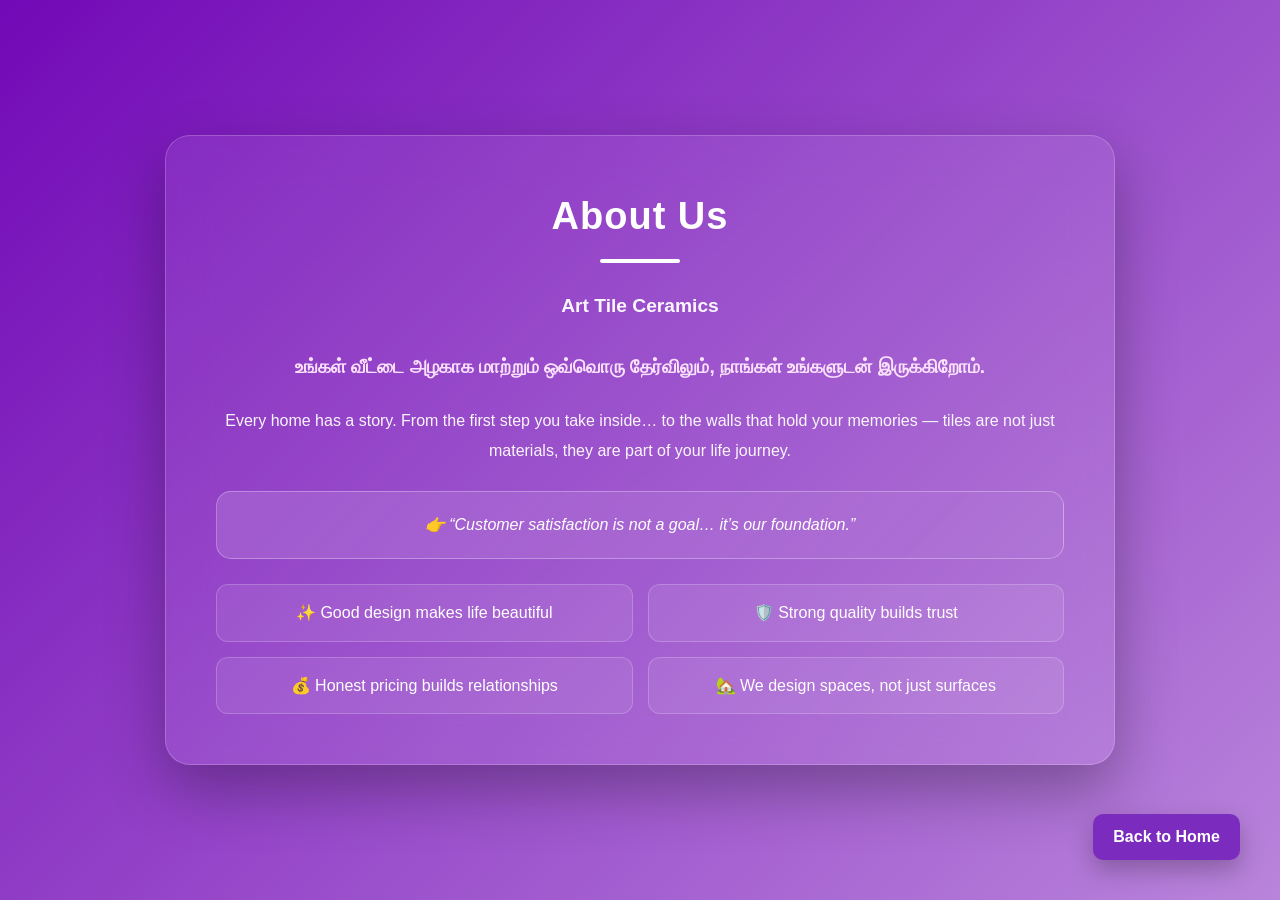
<file: aboutUs.html>
<!doctype html>
<html lang="en">
  <head>
    <meta charset="UTF-8" />
    <meta name="viewport" content="width=device-width, initial-scale=1.0" />
    <title>Terms & Conditions - Art Tile Ceramics</title>
      <link rel="stylesheet" href="style.css" />
      <style>
          .back-btn {
        text-decoration: none;
        position: fixed;
        bottom: 40px;
        background-color: #7b2cbf;
        right: 40px;
        color: white;
        font-weight: 700;
        border-radius: 10px;
        display: flex;
        align-items: center;
        justify-content: center;
        box-shadow: 0 10px 25px rgba(0, 0, 0, 0.25);
        cursor: pointer;
        padding: 10px 20px;
        transition: all 0.4s ease;
      }

      .back-btn:hover {
        background: white;
        color: #7b2cbf;
        outline: 1px solid #7b2cbf;
      }
      </style>
  </head>

  <body>
    
   <!-- ================= About Us SECTION ================= -->
<section class="about-section" id="about">
    <div class="about-container">

        <h2 style="color: white;">About Us</h2>

        <p><span class="highlight"> Art Tile Ceramics</span><p class="tamil" style="margin-top:25px; font-weight: bolder;font-size: larger;">
            உங்கள் வீட்டை அழகாக மாற்றும் ஒவ்வொரு தேர்விலும், நாங்கள் உங்களுடன் இருக்கிறோம்.
        </p>
        </p>

        <p>
            Every home has a story. From the first step you take inside… 
            to the walls that hold your memories — tiles are not just materials, 
            they are part of your life journey.
        </p>

        <div class="quote">
            👉 “Customer satisfaction is not a goal… it’s our foundation.”
        </div>

        <div class="beliefs">
            <div class="belief-item">✨ Good design makes life beautiful</div>
            <div class="belief-item">🛡️ Strong quality builds trust</div>
            <div class="belief-item">💰 Honest pricing builds relationships</div>
            <div class="belief-item">🏡 We design spaces, not just surfaces</div>
        </div>
    </div>
</section>
<a href="index.html" class="back-btn">
      <i class="fa-solid fa-arrow-left"></i> Back to Home
    </a>
  </body>
</html>
</file>
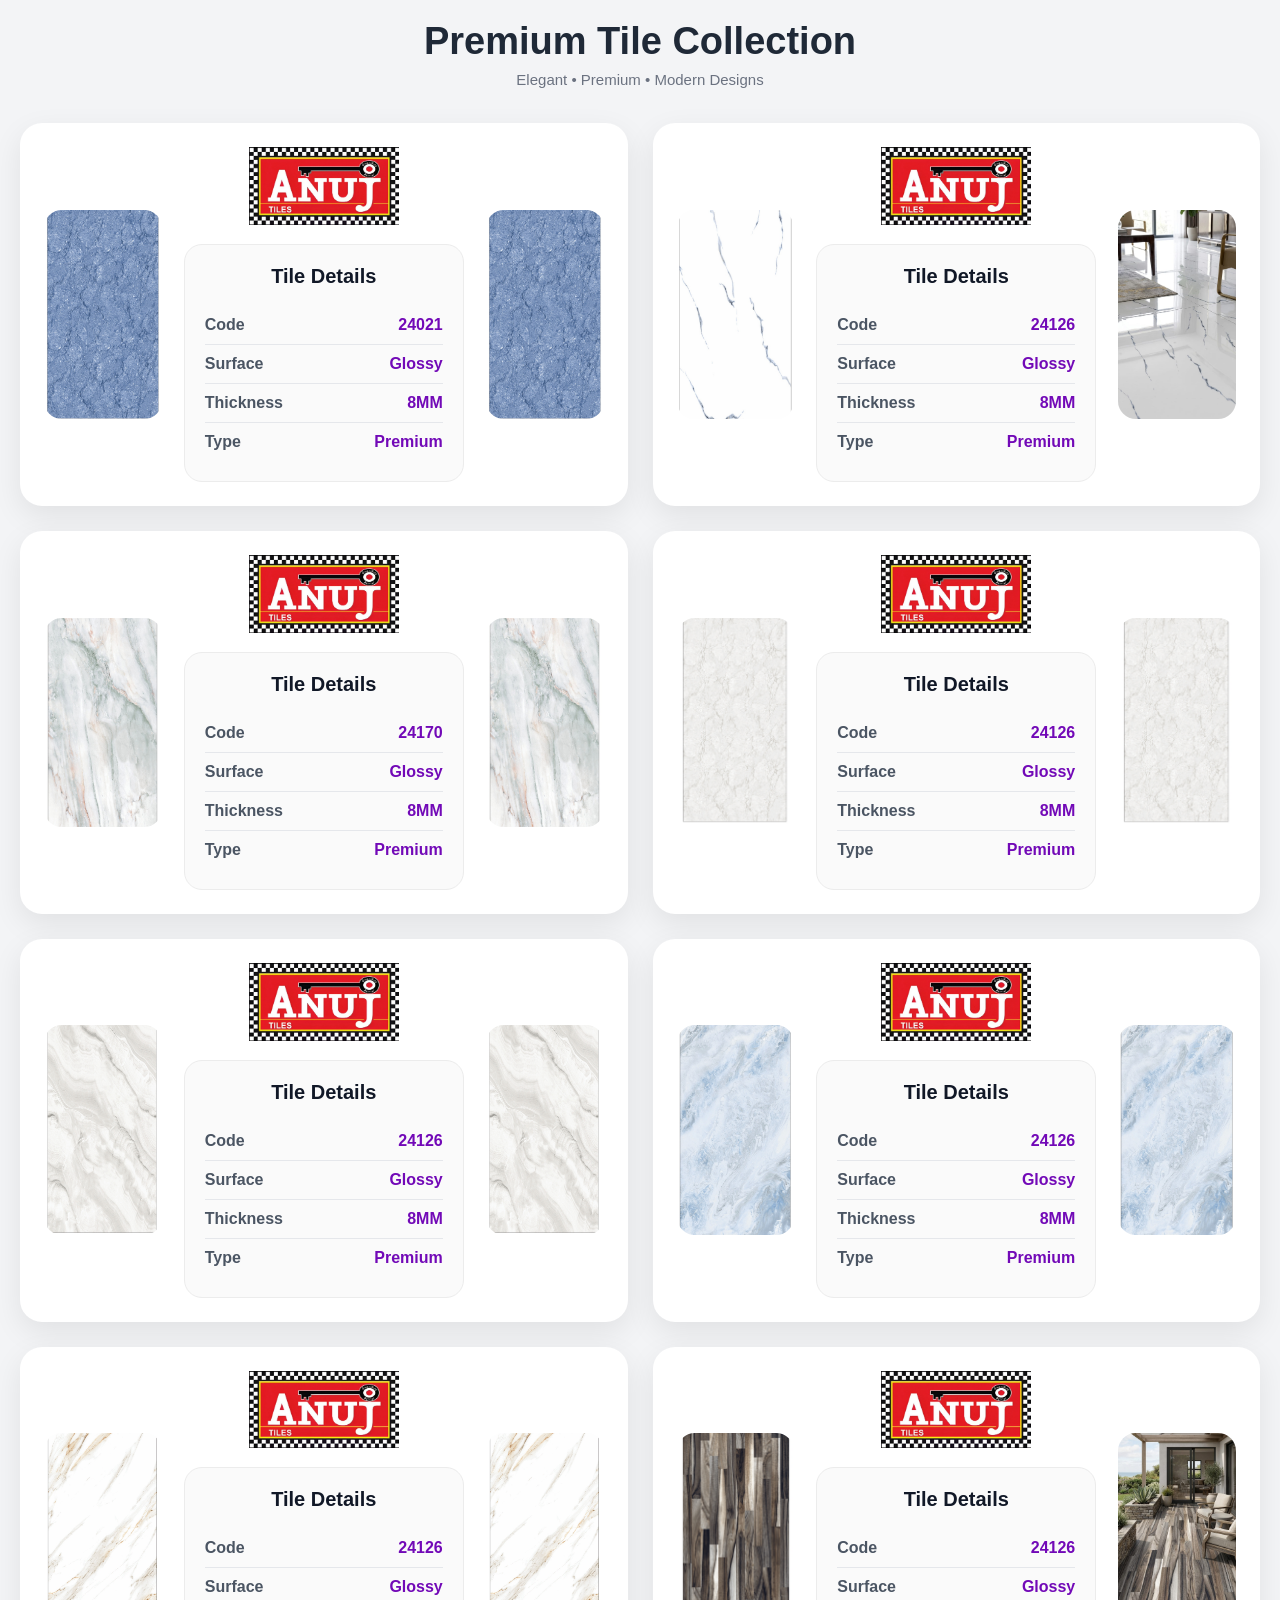
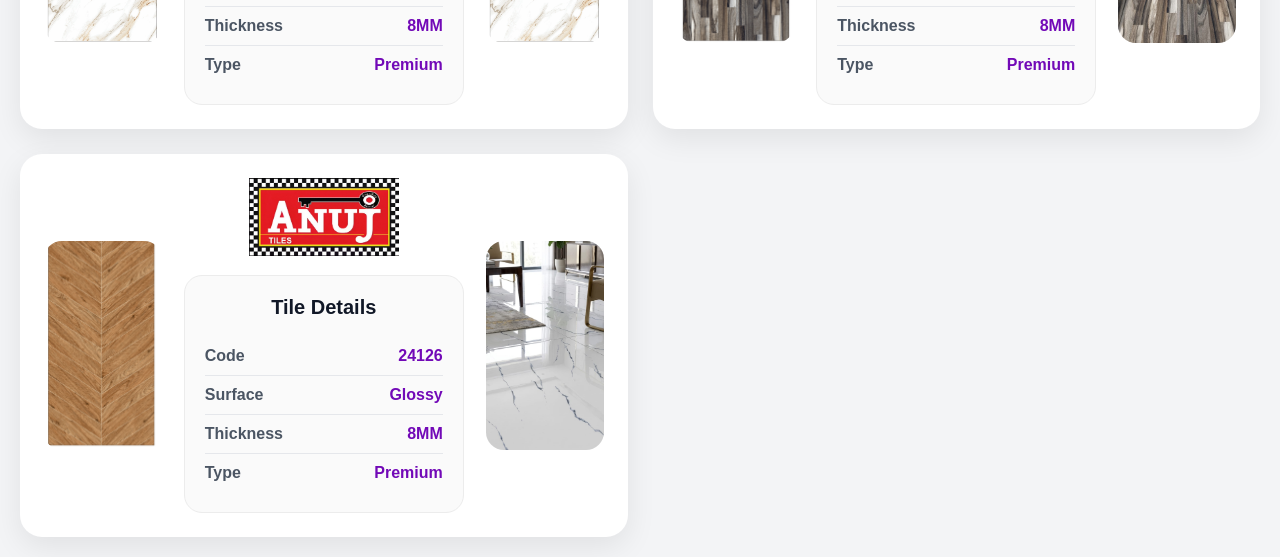
<file: Anuj_Tiles.html>
<!-- <!doctype html>
<html lang="en">

<head>
    <meta charset="UTF-8" />
    <title>Anuj Tiles | Art Tile Ceramics</title>
    <meta name="viewport" content="width=device-width, initial-scale=1.0" />

   
    <link rel="stylesheet" href="https://cdnjs.cloudflare.com/ajax/libs/font-awesome/6.5.1/css/all.min.css" />

    <link rel="stylesheet" href="premium-floor-tiles.css" />

</head>

<body>
    <header class="page-header">
        <h1>Anju Tiles</h1>
        <p>Elegant • Durable • Modern Designs</p>

        <a href="index.html" class="back-btn">
            <i class="fa-solid fa-arrow-left"></i> Back to Home
        </a>
    </header>


</body>

</html> -->

<!doctype html>
<html lang="en">

<head>
    <meta charset="UTF-8" />
    <meta name="viewport" content="width=device-width, initial-scale=1.0" />
    <title>Anuj Tiles Showcase</title>

    <style>
        * {
            margin: 0;
            padding: 0;
            box-sizing: border-box;
            font-family: "Segoe UI", sans-serif;
        }

        body {
            background: #f3f4f6;
            padding: 20px;
        }

        /* HEADER */
        .page-header {
            text-align: center;
            margin-bottom: 35px;
        }

        .page-header h1 {
            font-size: 38px;
            color: #1f2937;
            font-weight: 700;
        }

        .page-header p {
            color: #6b7280;
            margin-top: 8px;
            font-size: 15px;
        }

        /* MAIN WRAPPER */
        .tiles-wrapper {
            max-width: 1500px;
            margin: auto;
            display: grid;
            grid-template-columns: repeat(2, 1fr);
            gap: 25px;
        }

        /* TILE CARD */
        .tile-box {
            background: white;
            border-radius: 22px;
            padding: 24px;
            display: flex;
            align-items: center;
            justify-content: space-between;
            gap: 22px;
            box-shadow: 0 10px 30px rgba(0, 0, 0, 0.08);
            transition: 0.3s ease;
        }

        .tile-box:hover {
            transform: translateY(-4px);
            box-shadow: 0 16px 35px rgba(0, 0, 0, 0.12);
        }

        /* LEFT + RIGHT IMAGE */
        .tile-image,
        .demo-image {
            flex: 1;
        }

        .tile-image img,
        .demo-image img {
            width: 100%;
            aspect-ratio: 9 / 16;
            object-fit: cover;
            border-radius: 18px;
            display: block;
        }

        /* CENTER INFO */
        .tile-info {
            width: 280px;
            min-width: 280px;
            text-align: center;
        }

        /* LOGO */
        .tile-logo {
            width: 150px;
            margin-bottom: 15px;
            object-fit: contain;
        }

        /* INFO CARD */
        .info-card {
            background: #fafafa;
            border: 1px solid #ececec;
            border-radius: 18px;
            padding: 20px;
        }

        .info-card h3 {
            margin-bottom: 18px;
            color: #111827;
            font-size: 20px;
        }

        .info-row {
            display: flex;
            justify-content: space-between;
            padding: 10px 0;
            border-bottom: 1px solid #e5e7eb;
        }

        .info-row:last-child {
            border-bottom: none;
        }

        .label {
            font-weight: 600;
            color: #4b5563;
        }

        .value {
            color: #7209b7;
            font-weight: 700;
        }

        /* TABLET */
        @media (max-width: 992px) {
            .tile-box {
                flex-direction: column;
                text-align: center;
            }

            .tile-info {
                width: 100%;
                min-width: unset;
            }

            .tile-image,
            .demo-image {
                width: 100%;
            }
        }

        /* MOBILE */
        @media (max-width: 768px) {
            body {
                padding: 12px;
            }

            .page-header h1 {
                font-size: 28px;
            }

            .page-header p {
                font-size: 14px;
            }

            .tile-box {
                padding: 16px;
                border-radius: 18px;
                gap: 16px;
            }

            .tile-image img,
            .demo-image img {
                aspect-ratio: 9 / 16;
                border-radius: 14px;
            }

            .tile-logo {
                width: 100px;
                height: 90px;
            }

            .info-card {
                padding: 16px;
            }

            .info-card h3 {
                font-size: 18px;
            }

            .info-row {
                font-size: 14px;
            }
        }

        /* TABLET */
        @media (max-width: 992px) {
            .tiles-wrapper {
                grid-template-columns: 1fr;
            }

            .tile-box {
                flex-direction: column;
                text-align: center;
            }

            .tile-info {
                width: 100%;
                min-width: unset;
            }
        }

        /* MOBILE */
        @media (max-width: 768px) {
            body {
                padding: 12px;
            }

            .page-header h1 {
                font-size: 28px;
            }

            .tile-box {
                padding: 16px;
                gap: 16px;
            }

            .tile-image img,
            .demo-image img {
                aspect-ratio: 16/9;
            }
        }
    </style>
</head>

<body>

    <!-- HEADER -->
    <div class="page-header">
        <h1>Premium Tile Collection</h1>
        <p>Elegant • Premium • Modern Designs</p>
    </div>

    <!-- TILES -->
    <div class="tiles-wrapper" id="tilesWrapper"></div>

    <script>
        async function loadTiles() {

            try {

                const response = await fetch("Anuj_Tile.json");
                const tiles = await response.json();

                const wrapper = document.getElementById("tilesWrapper");

                tiles.forEach(tile => {

                    const box = document.createElement("div");
                    box.className = "tile-box";

                    box.innerHTML = `
          
            <!-- TILE IMAGE -->
            <div class="tile-image">
              <img src="${tile.TileImage}" alt="Tile Image">
            </div>

            <!-- CENTER INFO -->
            <div class="tile-info">

              <img src="${tile.Logo}" 
              class="tile-logo" 
              alt="Logo">

              <div class="info-card">

                <h3>Tile Details</h3>

                <div class="info-row">
                  <span class="label">Code</span>
                  <span class="value">${tile.Code}</span>
                </div>

                <div class="info-row">
                  <span class="label">Surface</span>
                  <span class="value">${tile.Surface}</span>
                </div>

                <div class="info-row">
                  <span class="label">Thickness</span>
                  <span class="value">${tile.Thickness}</span>
                </div>

                <div class="info-row">
                  <span class="label">Type</span>
                  <span class="value">${tile.Type}</span>
                </div>

              </div>
            </div>

            <!-- DEMO IMAGE -->
            <div class="demo-image">
              <img src="${tile.DemoImage}" alt="Demo Image">
            </div>
          `;

                    wrapper.appendChild(box);

                });

            } catch (error) {
                console.log("Error loading JSON:", error);
            }
        }

        loadTiles();
    </script>

</body>

</html>
</file>
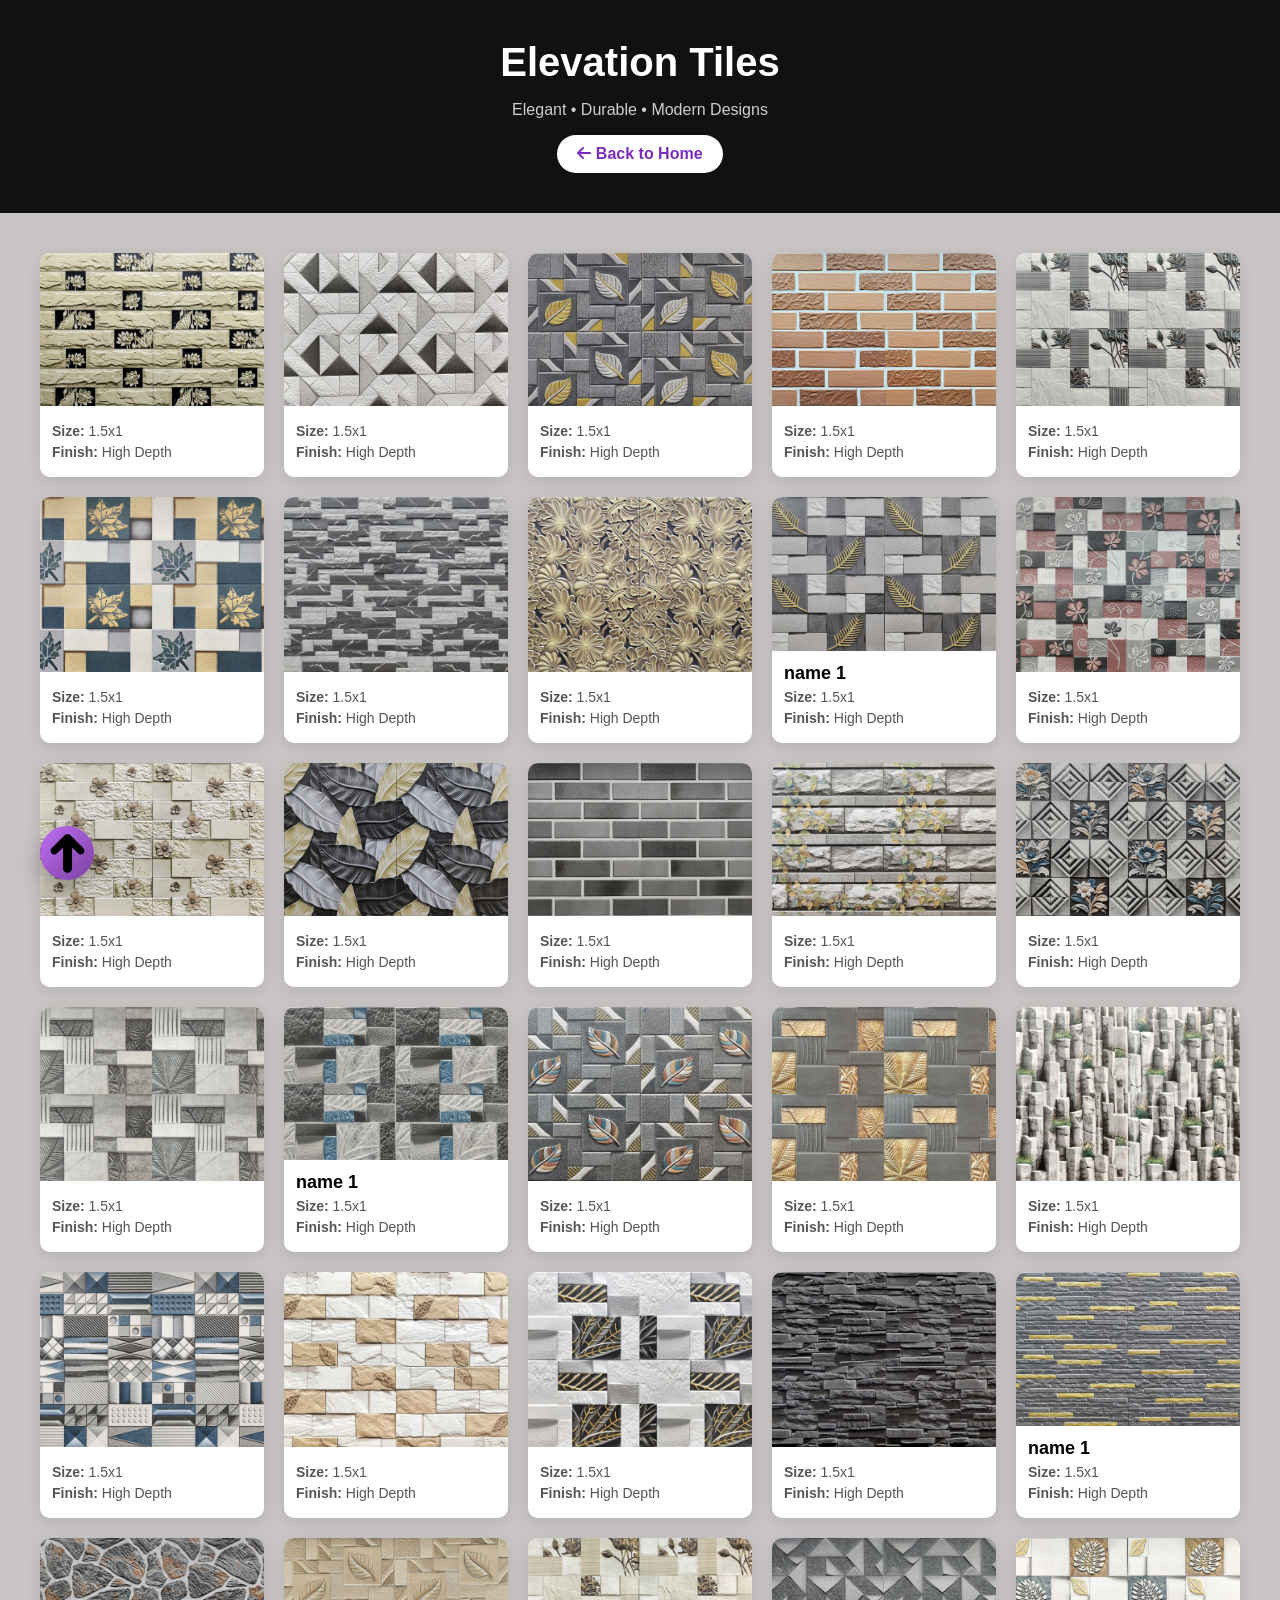
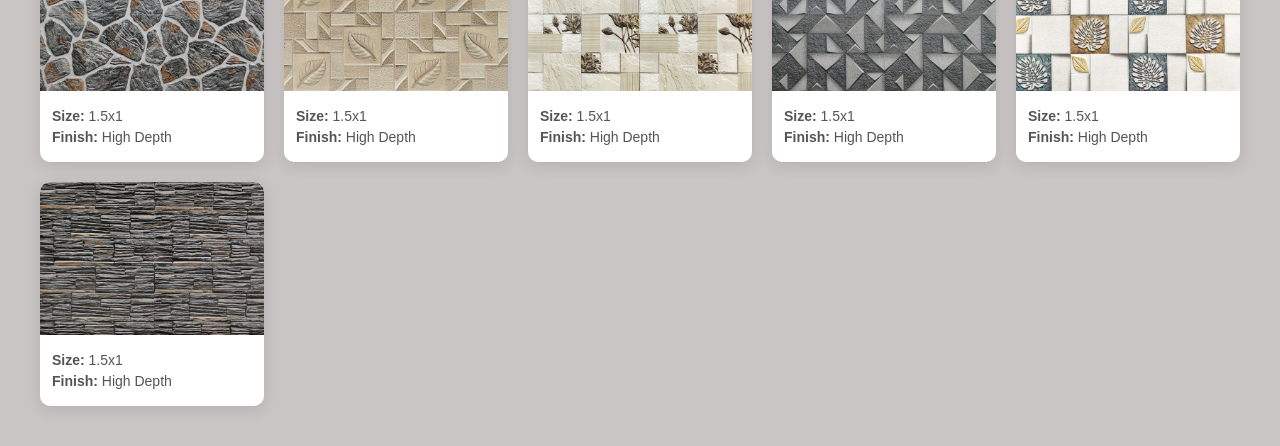
<file: Elevation Tiles.html>
<!doctype html>
<html lang="en">

<head>
  <meta charset="UTF-8" />
  <title>Elevation Tiles | Art Tile Ceramics</title>
  <meta name="viewport" content="width=device-width, initial-scale=1.0" />

  <link rel="stylesheet" href="https://cdnjs.cloudflare.com/ajax/libs/font-awesome/6.5.1/css/all.min.css" />

  <style>
    body {
      font-family: Arial, Helvetica, sans-serif;
      margin: 0;
      background: #cac5c5;
    }

    /* HEADER */
    .page-header {
      text-align: center;
      padding: 40px 20px;
      background: #111;
      color: white;
    }

    .page-header h1 {
      margin: 0;
      font-size: 40px;
    }

    .page-header p {
      opacity: 0.8;
    }

    /* BUTTON */
    button {
      margin-top: 8px;
      width: 100%;
      background-color: #7b2cbf;
      font-weight: bold;
      color: white;
      padding: 6px;
      border-radius: 20px;
      cursor: pointer;
      transition: 0.3s;
    }

    .back-btn {
      display: inline-block;
      text-decoration: none;
      color: #7b2cbf;
      font-weight: 600;
      background-color: white;
      padding: 10px 20px;
      border-radius: 30px;
      transition: 0.3s;
    }

    .back-btn:hover {
      color: white;
      background-color: #7b2cbf;
      transition: 0.9sec ease-in;
    }

    .tile-2x2 img {
      display: none;
    }

    /* GALLERY */
    .tile-gallery {
      display: grid;
      grid-template-columns: repeat(5, 1fr);
      gap: 20px;
      padding: 40px;
      max-width: 1800px;
      margin: auto;
    }

    /* Large screens (Desktop) */
    @media (min-width: 1200px) {
      .tile-gallery {
        grid-template-columns: repeat(5, 1fr);
      }
    }

    /* Laptop */
    @media (min-width: 992px) and (max-width: 1199px) {
      .tile-gallery {
        grid-template-columns: repeat(4, 1fr);
      }
    }

    /* Tablet */
    @media (min-width: 768px) and (max-width: 991px) {
      .tile-gallery {
        grid-template-columns: repeat(3, 1fr);
      }
    }

    /* Mobile */
    @media (max-width: 767px) {
      .tile-gallery {
        grid-template-columns: repeat(2, 1fr);
      }
    }

    .tile-card {
      width: 100%;
      max-height: 800px;
      background: rgb(255, 255, 255);
      border-radius: 10px;
      overflow: hidden;
      box-shadow: 0 4px 15px rgba(0, 0, 0, 0.1);
      display: flex;
      flex-direction: column;
    }

    .tile-card:hover {
      transform: translateY(-5px);
      transition: 0.3s ease-in-out;
    }

    .tile-card .img-container {
      width: 100%;
      height: 100%;
      overflow: hidden;
    }

    .tile-card .img-container img {
      width: 100%;
      height: 100%;
      object-fit: cover;
    }

    /* 2x2 tiles */
    .tile-2x2 img {
      width: 100%;
      object-fit: cover;
      aspect-ratio: 1/1;
    }

    .tile-info {
      padding: 12px;
      flex-grow: 1;
      /* makes all cards equal height */
    }

    .tile-info h3 {
      margin: 0;
      font-size: 18px;
    }

    .tile-info p {
      margin: 5px 0;
      font-size: 14px;
      color: #555;
    }

    /* BACK TO TOP BUTTON */

    #backToTop {
      position: fixed;
      bottom: 40px;
      left: 40px;
      width: 30px;
      height: 30px;
      padding: 12px;
      background: linear-gradient(135deg, #be6ef3, #7b41a1);
      border-radius: 50%;
      display: flex;
      align-items: center;
      justify-content: center;
      box-shadow: 0 10px 25px rgba(0, 0, 0, 0.25);
      cursor: pointer;
      transform: translateY(20px);
      transition: all 0.4s ease;
      z-index: 999;
    }

    /* Image inside */
    #backToTop img {
      width: 130%;
      height: 130%;
      object-fit: fill;
      border-radius: 50px;
    }

    /* Show Button */
    #backToTop.show {
      opacity: 1;
      visibility: visible;
      transform: translateY(0);
    }

    /* Mobile Adjust */
    @media (max-width: 768px) {
      #backToTop {
        padding: 10px;
        left: 20px;
        bottom: 35px;
        width: 30px;
        height: 30px;
      }
    }
  </style>
</head>

<body>
  <header class="page-header">
    <h1>Elevation Tiles</h1>
    <p>Elegant • Durable • Modern Designs</p>

    <a href="index.html" class="back-btn">
      <i class="fa-solid fa-arrow-left"></i> Back to Home
    </a>
  </header>

  <section class="tile-gallery" id="tileGallery"></section>

  <a href="#" id="backToTop">
    <img src="Screenshot_2026-02-26_214133.png" />
  </a>

  <script>
    async function loadTiles() {
      const response = await fetch("Elevation Tiles.json");
      const tiles = await response.json();

      const gallery = document.getElementById("tileGallery");

      tiles.forEach((tile) => {
        const card = document.createElement("div");
        card.className = "tile-card";

        card.innerHTML = `
      <div class="img-container">
        <img src="${tile.image}" alt="${tile.name}">
      </div>
      <div class="tile-info">
        <h3>${tile.name}</h3>
        <p><b>Size:</b> ${tile.size}</p>
        <p><b>Finish:</b> ${tile.Model}</p>
      </div>
    `;

        gallery.appendChild(card);
      });
    }

    function openLink(url) {
      if (url) {
        window.open(url, "_blank");
      }
    }

    loadTiles();
  </script>
</body>

</html>
</file>
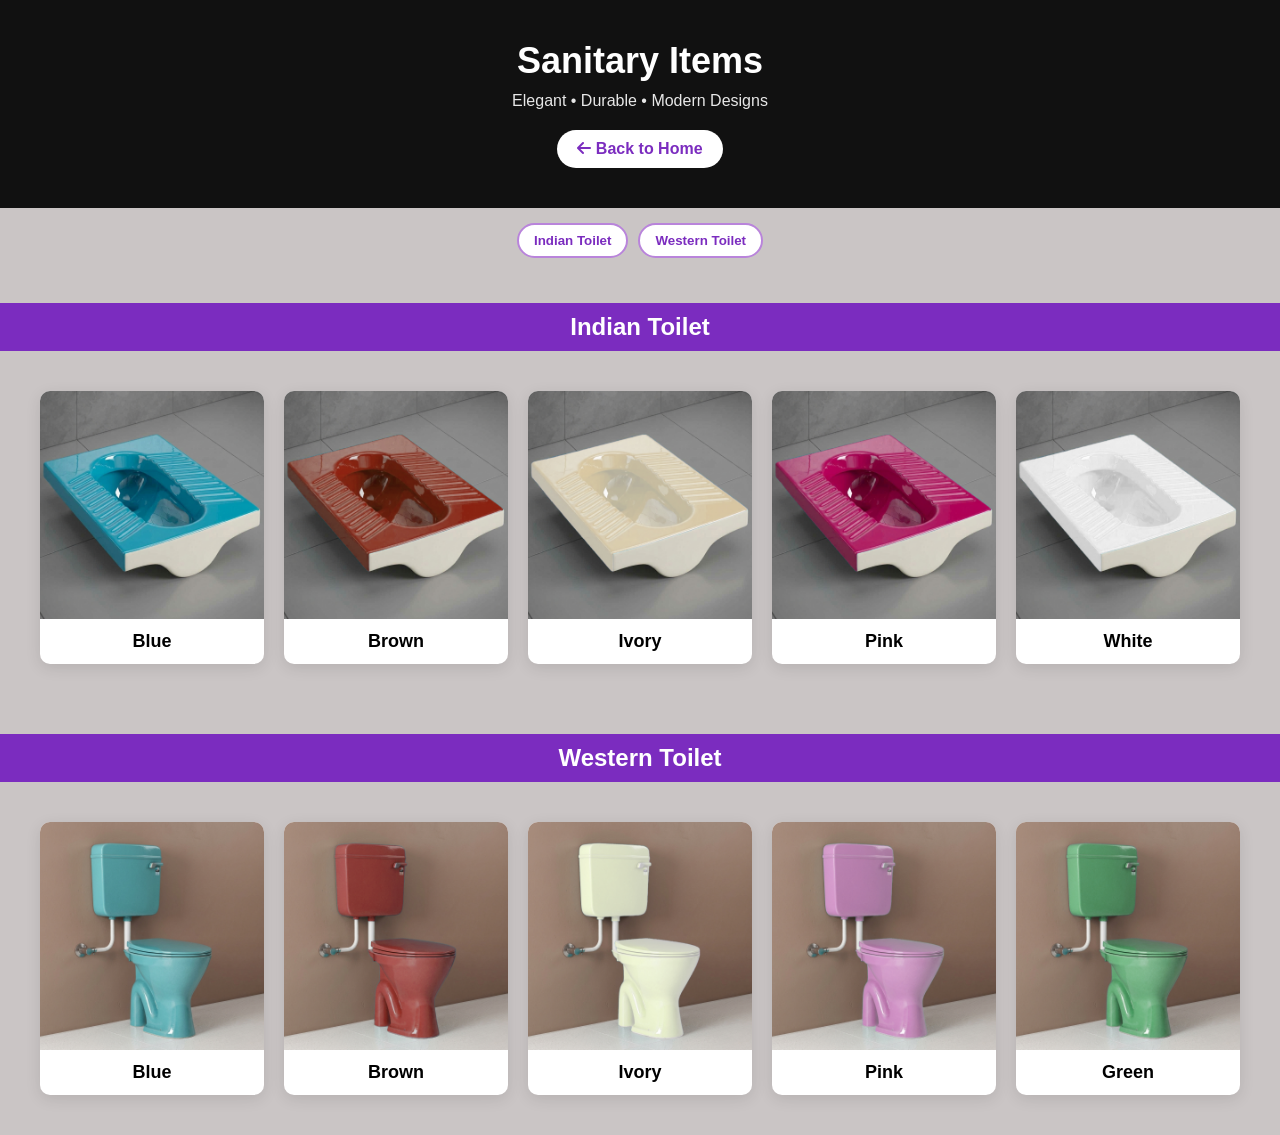
<file: Sanitary Items.html>
<!doctype html>
<html lang="en">
  <head>
    <meta charset="UTF-8" />
    <title>Sanitary Items | Art Tile Ceramics</title>
    <meta name="viewport" content="width=device-width, initial-scale=1.0" />

    <!-- Font Awesome -->
    <link
      rel="stylesheet"
      href="https://cdnjs.cloudflare.com/ajax/libs/font-awesome/6.5.1/css/all.min.css"
    />

    <link rel="stylesheet" href="premium-floor-tiles.css" />
    <style>
      body {
        font-family: Arial, Helvetica, sans-serif;
        margin: 0;
        background: #cac5c5;
        overflow-x: hidden;
      }

      /* HEADER */
      .page-header {
        text-align: center;
        padding: 40px 20px;
        background: #111;
        color: white;
      }

      .back-btn {
        display: inline-block;
        text-decoration: none;
        color: #7b2cbf;
        font-weight: 600;
        background-color: white;
        padding: 10px 20px;
        border-radius: 30px;
      }

      /* CATEGORY BUTTONS */
      .btn-container {
        display: flex;
        flex-wrap: wrap;
        gap: 10px;
        justify-content: center;
        padding: 15px;
        position: sticky;
        top: 0;
        background: #cac5c5;
        z-index: 1000;
      }

      .btn-container button {
        padding: 8px 15px;
        border-radius: 20px;
        border: 2px solid #b984db;
        background: white;
        color: #7b2cbf;
        font-weight: bold;
        cursor: pointer;
      }

      /* SECTION */
      .tile-section {
        margin-top: 30px;
        justify-content: center;
      }

      .tile-section h2 {
        padding-left: 10px;
        display: flex;
        align-items: center;
        justify-content: center;
        background-color: #7b2cbf;
        color: white;
        font-weight: 900;
        padding: 10px;
      }

      /* GRID */
      .tile-grid {
        display: grid;
        grid-template-columns: repeat(auto-fit, minmax(260px, 1fr));
        gap: 15px;
        padding: 10px;
      }

      /* CARD */
      .tile-card {
        background: white;
        border-radius: 10px;
        overflow: hidden;
        box-shadow: 0 4px 15px rgba(0, 0, 0, 0.1);
        transition: 0.3s;
      }

      .tile-card:hover {
        transform: translateY(-5px);
      }

      .img-container {
        width: 100%;
        height: 240px;
      }

      .img-container img {
        width: 100%;
        height: 100%;
        object-fit: cover;
      }

      /* TILE INFO */
      .tile-info {
        text-align: center;
        padding: 10px;
      }

      .tile-info h3 {
        margin: 0;
        font-size: 16px;
      }

      .tile-info p {
        margin: 4px 0;
        font-size: 13px;
        color: #555;
      }

      body {
        font-family: Arial, Helvetica, sans-serif;
        margin: 0;
        background: #cac5c5;
      }

      .back-btn {
        display: inline-block;
        text-decoration: none;
        color: #7b2cbf;
        font-weight: 600;
        background-color: white;
        padding: 10px 20px;
        border-radius: 30px;
        transition: 0.3s;
      }

      .back-btn:hover {
        background: #7b2cbf;
        color: white;
      }

      /* GALLERY */
      .tile-gallery {
        display: grid;
        grid-template-columns: repeat(5, 1fr);
        gap: 20px;
        padding: 40px;
        max-width: 1600px;
        margin: auto;
      }

      /* Large screens (Desktop) */
      @media (min-width: 1200px) {
        .tile-gallery {
          grid-template-columns: repeat(5, 1fr);
        }
      }

      /* Laptop */
      @media (min-width: 992px) and (max-width: 1199px) {
        .tile-gallery {
          grid-template-columns: repeat(4, 1fr);
        }
      }

      /* Tablet */
      @media (min-width: 768px) and (max-width: 991px) {
        .tile-gallery {
          grid-template-columns: repeat(3, 1fr);
        }
      }

      /* Mobile */
      @media (max-width: 767px) {
        .tile-gallery {
          grid-template-columns: repeat(2, 1fr);
        }
      }

      .tile-card {
        width: 100%;
        max-height: 800px;
        background: rgb(255, 255, 255);
        border-radius: 10px;
        overflow: hidden;
        box-shadow: 0 4px 15px rgba(0, 0, 0, 0.1);
        display: flex;
        flex-direction: column;
      }

      .tile-card:hover {
        transform: translateY(-5px);
        transition: 0.3s ease-in-out;
      }
      .tile-card .img-container {
        width: 100%;
        height: 100%;
        overflow: hidden;
      }
      .tile-card .img-container img {
        width: 100%;
        height: 100%;
        object-fit: cover;
      }

      /* 4x2 tiles */
      .tile-4x2 img {
        width: 100%;
        aspect-ratio: 1 / 2;
        object-fit: cover;
      }

      /* 2x2 tiles */
      .tile-2x2 img {
        width: 100%;
        object-fit: cover;
        aspect-ratio: 1/1;
      }

      .tile-info {
        padding: 12px;
        flex-grow: 1; /* makes all cards equal height */
      }

      .tile-info h3 {
        margin: 0;
        font-size: 18px;
      }

      .tile-info p {
        margin: 5px 0;
        font-size: 14px;
        color: #555;
      }

      /* BACK TO TOP BUTTON */

      #backToTop {
        position: fixed;
        bottom: 40px;
        left: 40px;
        width: 30px;
        height: 30px;
        padding: 12px;
        background: linear-gradient(135deg, #be6ef3, #7b41a1);
        border-radius: 50%;
        display: flex;
        align-items: center;
        justify-content: center;
        box-shadow: 0 10px 25px rgba(0, 0, 0, 0.25);
        cursor: pointer;
        transform: translateY(20px);
        transition: all 0.4s ease;
        z-index: 999;
      }

      /* Image inside */
      #backToTop img {
        width: 130%;
        height: 130%;
        object-fit: fill;
        border-radius: 50px;
      }

      /* Show Button */
      #backToTop.show {
        opacity: 1;
        visibility: visible;
        transform: translateY(0);
      }

      /* Mobile Adjust */
      @media (max-width: 768px) {
        #backToTop {
          padding: 10px;
          left: 20px;
          bottom: 35px;
          width: 30px;
          height: 30px;
        }
      }
    </style>
  </head>

  <body>
    <header class="page-header">
      <h1>Sanitary Items</h1>
      <p>Elegant • Durable • Modern Designs</p>

      <a href="index.html" class="back-btn">
        <i class="fa-solid fa-arrow-left"></i> Back to Home
      </a>
    </header>

    <!-- CATEGORY BUTTONS -->
    <div id="categoryButtons" class="btn-container"></div>

    <!-- SECTIONS -->
    <div id="sectionsContainer"></div>

    <a href="#" id="backToTop">
      <img src="Screenshot_2026-02-26_214133.png" alt="Back To Top" />
    </a>

    <script>
      async function loadTiles() {
        const response = await fetch("Sanitary items.json");
        const tiles = await response.json();

        const btnContainer = document.getElementById("categoryButtons");
        const sectionsContainer = document.getElementById("sectionsContainer");

        // ✅ Get unique finishes
        const finishes = [...new Set(tiles.map((tile) => tile.finish))];

        // ✅ Create buttons
        finishes.forEach((finish) => {
          const safeId = finish.replace(/\s+/g, "-");

          const btn = document.createElement("button");
          btn.innerText = finish;

          btn.onclick = () => {
            document.getElementById(safeId).scrollIntoView({
              behavior: "smooth",
            });
          };

          btnContainer.appendChild(btn);
        });

        // ✅ Create sections
        finishes.forEach((finish) => {
          const safeId = finish.replace(/\s+/g, "-");

          const section = document.createElement("div");
          section.className = "tile-section";
          section.id = safeId;

          section.innerHTML = `
      <h2>${finish}</h2>
      <div class="tile-gallery" id="${safeId}-grid"></div>
    `;

          sectionsContainer.appendChild(section);
        });

        // ✅ Add tiles to sections
        tiles.forEach((tile) => {
          const safeId = tile.finish.replace(/\s+/g, "-");

          const grid = document.getElementById(`${safeId}-grid`);

          const card = document.createElement("div");

          if (tile.size === "4x2") {
            card.className = "tile-card tile-4x2";
          } else {
            card.className = "tile-card tile-2x2";
          }

          card.innerHTML = `
      <div class="img-container">
        <img src="${tile.image}">
      </div>
      <div class="tile-info">
        <h3>${tile.name}</h3>
      </div>
    `;

          grid.appendChild(card);
        });
      }

      loadTiles();
    </script>
  </body>
</html>
</file>
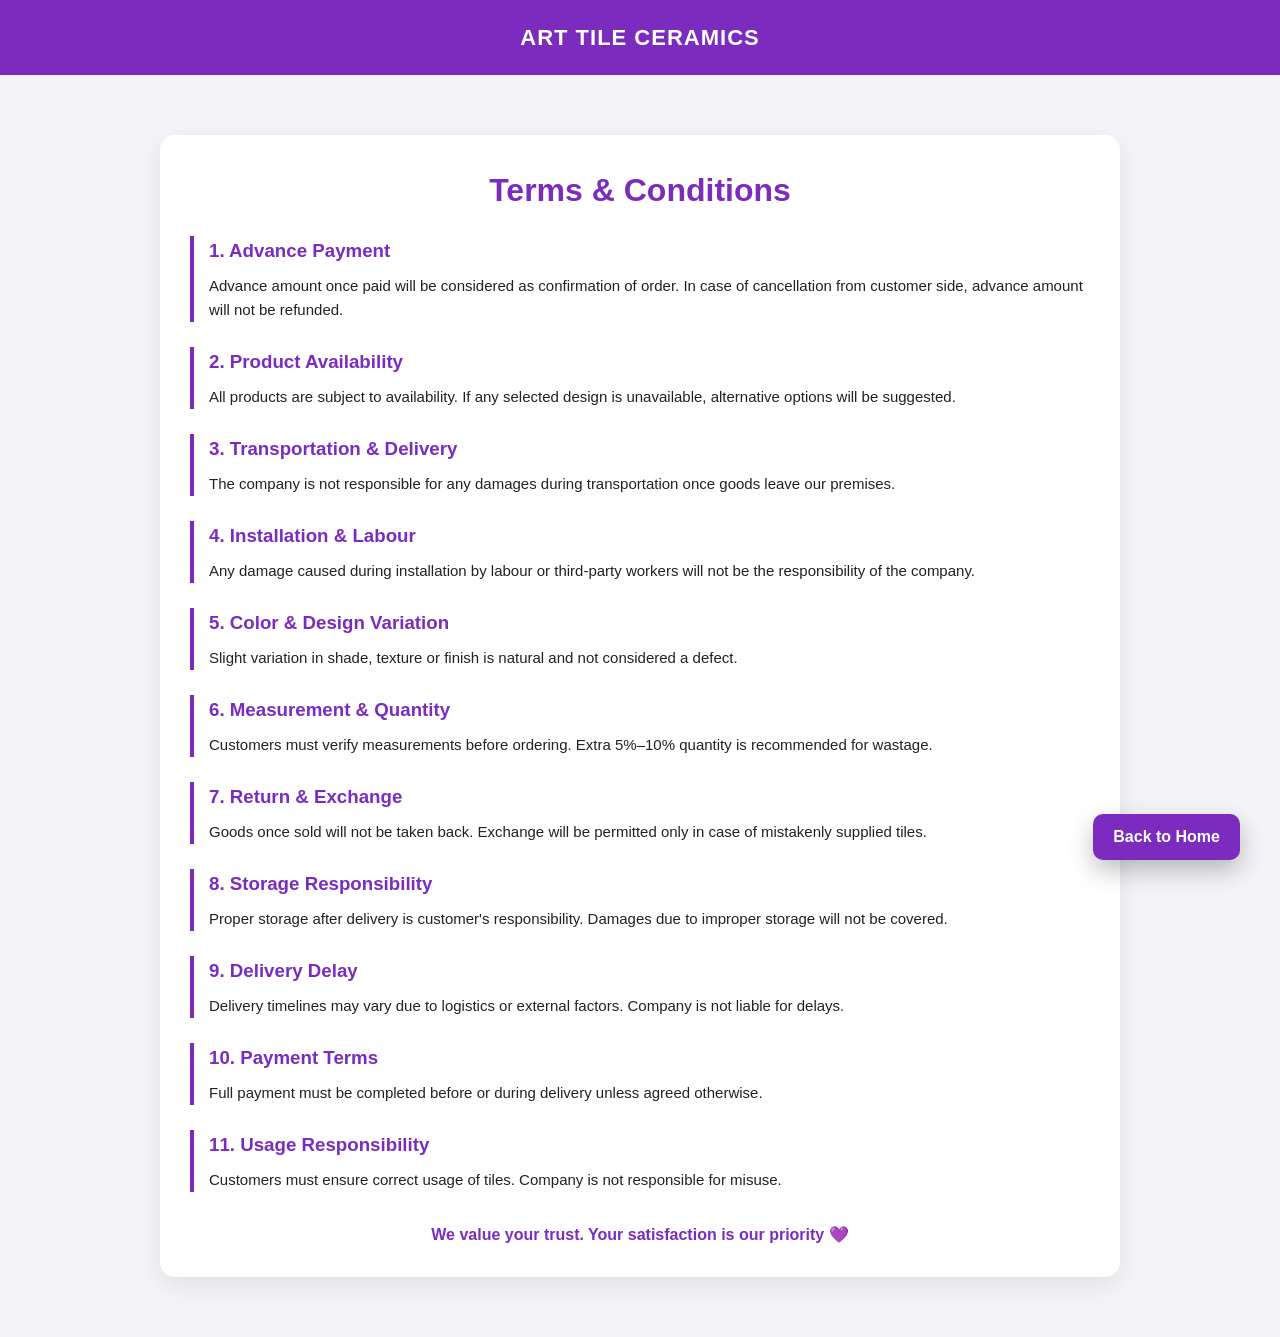
<file: Terms & Conditions.html>
<!doctype html>
<html lang="en">
  <head>
    <meta charset="UTF-8" />
    <meta name="viewport" content="width=device-width, initial-scale=1.0" />
    <title>Terms & Conditions - Art Tile Ceramics</title>

    <style>
      /* GLOBAL */
      * {
        margin: 0;
        padding: 0;
        box-sizing: border-box;
        font-family: Arial, sans-serif;
      }

      body {
        background: #f4f4f8;
        color: #222;
        line-height: 1.6;
      }

      /* HEADER */
      header {
        background: #7b2cbf;
        color: white;
        padding: 20px;
        text-align: center;
        font-size: 22px;
        font-weight: bold;
        letter-spacing: 1px;
      }

      /* CONTAINER */
      .container {
        max-width: 1000px;
        margin: 40px auto;
        padding: 20px;
      }

      /* CARD */
      .card {
        background: white;
        padding: 30px;
        border-radius: 15px;
        box-shadow: 0 8px 25px rgba(0, 0, 0, 0.08);
      }

      /* TITLE */
      h1 {
        text-align: center;
        color: #7b2cbf;
        margin-bottom: 20px;
      }

      .section {
        margin-bottom: 25px;
        padding-left: 15px;
        border-left: 4px solid #7b2cbf;
      }

      /* SECTION TITLE */
      .section h3 {
        color: #7b2cbf;
        margin-bottom: 8px;
      }

      /* TEXT */
      .section p {
        font-size: 15px;
      }

      /* FOOTER NOTE */
      .note {
        margin-top: 30px;
        text-align: center;
        font-weight: bold;
        color: #7b2cbf;
      }

      /* HOVER EFFECT */
      .section:hover {
        transform: translateX(5px);
        transition: 0.3s;
      }

      /* RESPONSIVE */
      @media (max-width: 768px) {
        .container {
          padding: 15px;
        }

        .card {
          padding: 20px;
        }

        h1 {
          font-size: 22px;
        }

        .section p {
          font-size: 14px;
        }
      }
      .back-btn {
        text-decoration: none;
        position: fixed;
        bottom: 40px;
        background-color: #7b2cbf;
        right: 40px;
        color: white;
        font-weight: 700;
        border-radius: 10px;
        display: flex;
        align-items: center;
        justify-content: center;
        box-shadow: 0 10px 25px rgba(0, 0, 0, 0.25);
        cursor: pointer;
        padding: 10px 20px;
        transition: all 0.4s ease;
      }

      .back-btn:hover {
        background: white;
        color: #7b2cbf;
        outline: 1px solid #7b2cbf;
      }
    </style>
  </head>

  <body>
    <header>ART TILE CERAMICS</header>

    <div class="container">
      <div class="card">
        <h1>Terms & Conditions</h1>

        <div class="section">
          <h3>1. Advance Payment</h3>
          <p>
            Advance amount once paid will be considered as confirmation of
            order. In case of cancellation from customer side, advance amount
            will not be refunded.
          </p>
        </div>

        <div class="section">
          <h3>2. Product Availability</h3>
          <p>
            All products are subject to availability. If any selected design is
            unavailable, alternative options will be suggested.
          </p>
        </div>

        <div class="section">
          <h3>3. Transportation & Delivery</h3>
          <p>
            The company is not responsible for any damages during transportation
            once goods leave our premises.
          </p>
        </div>

        <div class="section">
          <h3>4. Installation & Labour</h3>
          <p>
            Any damage caused during installation by labour or third-party
            workers will not be the responsibility of the company.
          </p>
        </div>

        <div class="section">
          <h3>5. Color & Design Variation</h3>
          <p>
            Slight variation in shade, texture or finish is natural and not
            considered a defect.
          </p>
        </div>

        <div class="section">
          <h3>6. Measurement & Quantity</h3>
          <p>
            Customers must verify measurements before ordering. Extra 5%–10%
            quantity is recommended for wastage.
          </p>
        </div>

        <div class="section">
          <h3>7. Return & Exchange</h3>
          <p>
            Goods once sold will not be taken back. Exchange will be permitted
            only in case of mistakenly supplied tiles.
          </p>
        </div>

        <div class="section">
          <h3>8. Storage Responsibility</h3>
          <p>
            Proper storage after delivery is customer's responsibility. Damages
            due to improper storage will not be covered.
          </p>
        </div>

        <div class="section">
          <h3>9. Delivery Delay</h3>
          <p>
            Delivery timelines may vary due to logistics or external factors.
            Company is not liable for delays.
          </p>
        </div>

        <div class="section">
          <h3>10. Payment Terms</h3>
          <p>
            Full payment must be completed before or during delivery unless
            agreed otherwise.
          </p>
        </div>

        <div class="section">
          <h3>11. Usage Responsibility</h3>
          <p>
            Customers must ensure correct usage of tiles. Company is not
            responsible for misuse.
          </p>
        </div>
        <div class="note">
          We value your trust. Your satisfaction is our priority 💜
        </div>
      </div>
    </div>
    <a href="index.html" class="back-btn">
      <i class="fa-solid fa-arrow-left"></i> Back to Home
    </a>
  </body>
</html>
</file>
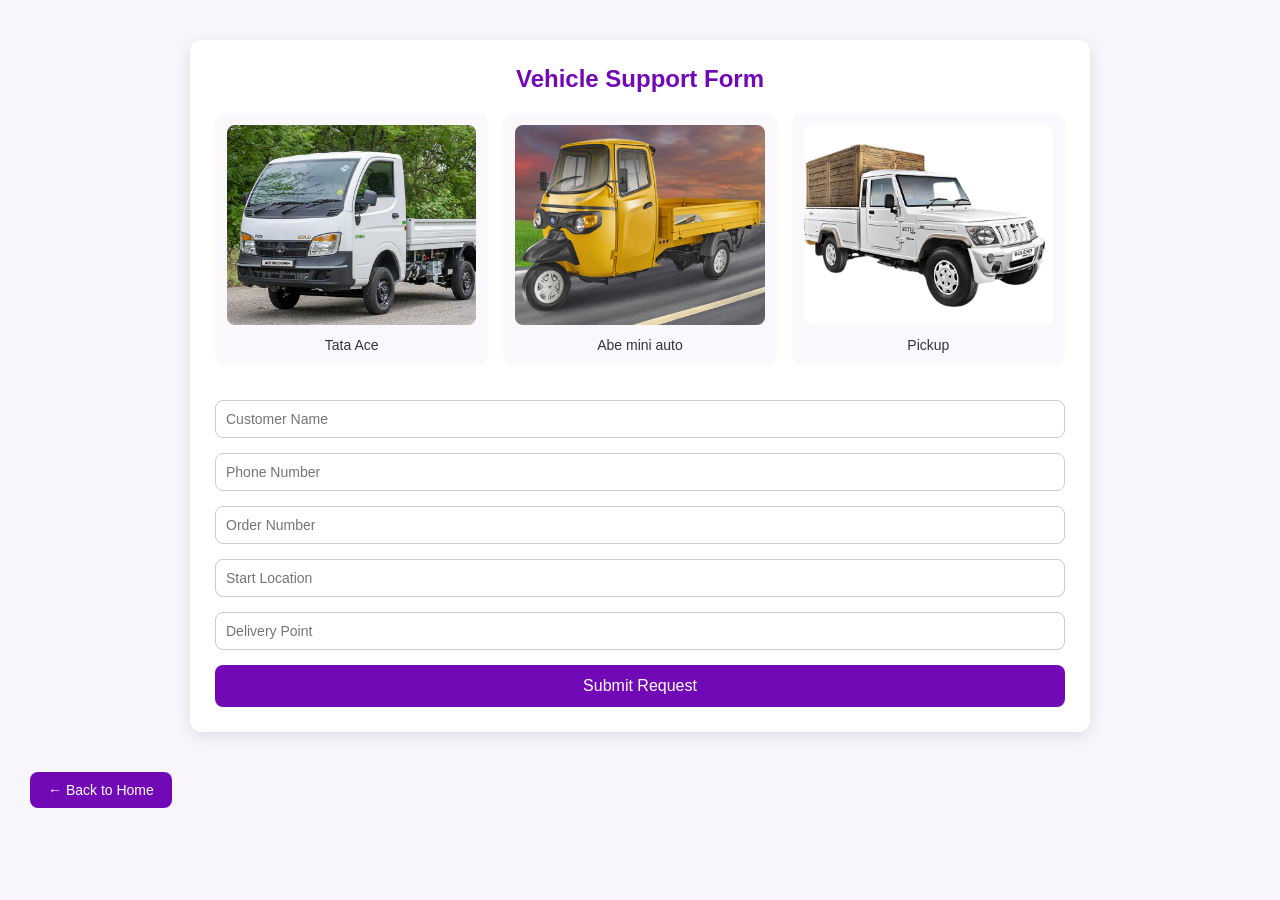
<file: Vehicle_Support.html>
<!DOCTYPE html>
<html lang="en">

<head>
    <meta charset="UTF-8">
    <meta name="viewport" content="width=device-width, initial-scale=1.0">
    <title>Vehicle Support Form</title>

    <style>
        * {
            margin: 0;
            padding: 0;
            box-sizing: border-box;
            font-family: Arial, sans-serif;
        }

        body {
            background: #f8f5fc;
        }

        .container {
            max-width: 900px;
            margin: 40px auto;
            background: #fff;
            padding: 25px;
            border-radius: 12px;
            box-shadow: 0 4px 15px rgba(0, 0, 0, 0.1);
        }

        h2 {
            text-align: center;
            margin-bottom: 20px;
            color: #7209b7;
        }

        /* Vehicle Selection */
        .vehicle-options {
            display: grid;
            grid-template-columns: repeat(3, 1fr);
            gap: 15px;
            margin-bottom: 20px;
        }

        .vehicle-card {
            border: 2px solid transparent;
            border-radius: 10px;
            padding: 10px;
            text-align: center;
            cursor: pointer;
            transition: 0.3s;
            background: #faf7fd;
        }

        .vehicle-card img {
            width: 100%;
            height: 200px;
            object-fit: cover;
            border-radius: 8px;
        }

        .vehicle-card p {
            margin-top: 8px;
            font-size: 14px;
            color: #333;
        }

        .vehicle-card.active {
            border: 2px solid #7209b7;
            background: #f0e6fa;
        }

        /* Form */
        form {
            display: grid;
            gap: 15px;
        }

        input,
        textarea {
            padding: 10px;
            border-radius: 8px;
            border: 1px solid #ccc;
            font-size: 14px;
        }

        input:focus,
        textarea:focus {
            border-color: #7209b7;
            outline: none;
        }

        button {
            padding: 12px;
            border: none;
            background: #7209b7;
            color: #fff;
            font-size: 16px;
            border-radius: 8px;
            cursor: pointer;
            transition: 0.3s;
        }

        button:hover {
            background: #5a0592;
        }

        /* Responsive */
        @media(max-width: 768px) {
            .vehicle-options {
                grid-template-columns: repeat(2, 1fr);
            }

            .vehicle-card img {
                width: 100%;
                height: 200px;
                object-fit: cover;
                border-radius: 8px;
            }
        }

        @media(max-width: 480px) {
            .vehicle-options {
                grid-template-columns: repeat(2, 1fr);
            }

            .vehicle-card img {
                width: 100%;
                height: 100px;
                object-fit: cover;
                border-radius: 8px;
            }
        }

        .back-home-btn {
            display: inline-flex;
            margin-bottom: 20px;
            padding: 10px 18px;
            margin-left: 30px;
            background: #7209b7;
            color: #fff;
            text-decoration: none;
            border-radius: 8px;
            font-size: 14px;
            transition: 0.3s;
        }

        .back-home-btn:hover {
            background: #7209b7;
        }
    </style>
</head>

<body>

    <div class="container">
        <h2>Vehicle Support Form</h2>

        <form action="https://api.web3forms.com/submit" method="POST">

            <!-- Web3Forms Key -->
            <input type="hidden" name="access_key" value="d8e2f6ed-b055-409d-892a-9f0ce1debd6b">

            <!-- Selected Vehicle -->
            <input type="hidden" name="vehicle" id="selectedVehicle" required>

            <!-- Vehicle Options -->
            <div class="vehicle-options">
                <div class="vehicle-card" onclick="selectVehicle(this, 'Tata Ace')">
                    <img src="TATA_Ace.jpg" alt="Tata Ace">
                    <p>Tata Ace</p>
                </div>

                <div class="vehicle-card" onclick="selectVehicle(this, 'Abe mini auto')">
                    <img src="Abe mini auto.png" alt="Abe mini auto">
                    <p>Abe mini auto</p>
                </div>

                <div class="vehicle-card" onclick="selectVehicle(this, 'Pickup')">
                    <img src="Pick_Up.jpg" alt="Pickup">
                    <p>Pickup</p>
                </div>
            </div>

            <!-- Inputs -->
            <input type="text" name="name" placeholder="Customer Name" required>

            <input type="tel" name="phone" placeholder="Phone Number" required>

            <input type="text" name="order_number" placeholder="Order Number" required>

            <input type="text" name="start_location" placeholder="Start Location" required>

            <input type="text" name="delivery_point" placeholder="Delivery Point" required>

            <button type="submit">Submit Request</button>

        </form>
    </div>
    <a href="index.html" class="back-home-btn">← Back to Home</a>

    <script>
        function selectVehicle(element, vehicleName) {
            document.querySelectorAll('.vehicle-card').forEach(card => {
                card.classList.remove('active');
            });

            element.classList.add('active');
            document.getElementById('selectedVehicle').value = vehicleName;
        }
    </script>

</body>

</html>
</file>
<file: style.css>
* {
  margin: 0;
  padding: 0;
  box-sizing: border-box;
  font-family: Arial;
}
html {
  scroll-behavior: smooth;
}
body {
  line-height: 1.6;
}

html,
body {
  overflow-x: hidden;
}

.grid a {
  color: white;
}

/* HEADER */
header {
  position: sticky;
  top: 0;
  background: #7209b7;
  color: white;
  padding: 18px 40px;
  display: flex;
  justify-content: space-between;
  align-items: center;
  z-index: 1000;
}

.logo {
  font-size: 22px;
  font-weight: bold;
}

nav {
  display: flex;
  gap: 28px;
  transition: 0.4s;
}

/* STICKY NAVBAR */
.navbar {
  position: sticky;
  top: 0;
  width: 100%;
  z-index: 1000;

  /* Recommended for violet theme */
  background: #ffffff;
  box-shadow: 0 4px 15px rgba(0, 0, 0, 0.08);
}

.nav-link {
  position: relative;
  text-decoration: none;
  color: white;
  font-size: 15px;
  font-weight: 600;
}

.nav-link::after {
  content: "";
  position: absolute;
  left: 0;
  bottom: -5px;
  width: 0%;
  height: 2px;
  background: white;
  transition: 0.4s;
}

.nav-link:hover {
  color: white;
}
.nav-link:hover::after {
  width: 100%;
}

.menu-toggle {
  display: none;
  font-size: 24px;
  cursor: pointer;
}

/* REMOVE DEFAULT SPACE */
body {
  margin: 0;
  padding: 0;
}

/* HERO FULL FIT */
.hero {
  width: 100%;
  height: 35vh; /* full screen */
  margin: 0;
  padding: 0;
  overflow: hidden;
}

/* SLIDER FULL FIT */
.slider {
  width: 100%;
  height: 100%;
}

/* SLIDE FULL FIT */
.slide {
  width: 100%;
  height: 100%;
}

/* IMAGE FULL COVER */
.slide img {
  width: 100%;
  height: 100%;
  object-fit: cover;
  display: block; /* removes inline gap */
}

/* REMOVE SECTION GAP */
section {
  margin: 0;
  padding: 0;
}

/* HERO CAROUSEL */
.hero {
  position: relative;
  overflow: hidden;
}

/* SLIDER */
.slider {
  height: 100%;
  position: relative;
}

/* SLIDE */
.slide {
  position: absolute;
  width: 100%;
  height: 100%;
  opacity: 0;
  transition: 1s ease-in-out;
}

.slide.active {
  opacity: 1;
  z-index: 1;
}

/* IMAGE */
.slide img {
  width: 100%;
  height: 100%;
  object-fit: cover;
}

/* OVERLAY */
.slide::after {
  content: "";
  position: absolute;
  top: 0;
  left: 0;
  width: 100%;
  height: 100%;
  background: rgba(0, 0, 0, 0.4);
}

/* CONTENT */
.hero-content {
  position: absolute;
  top: 50%;
  left: 50%;
  transform: translate(-50%, -50%);
  text-align: center;
  color: white;
  z-index: 2;
  animation: fadeUp 1s;
}

.hero h1 {
  font-size: 48px;
  font-family: Cambria;
  text-shadow: 0 0 20px black;
}

.hero p {
  margin-top: 10px;
  font-size: 18px;
  font-weight: bold;
  text-shadow: 0 0 10px black;
}
/* HERO SECTION FIX */
.hero {
  position: relative;
}

/* VISUALIZER BUTTON */
.hero .an {
  position: absolute;
  bottom: 70px;
  left: 50%;
  transform: translateX(-50%);
  z-index: 10;
  transition: all 0.4s ease;
}

/* HOVER FIX */
.hero .an:hover {
  transform: translateX(-50%) translateY(-5px); /* keep SAME translateX */
}

/* DOTS POSITION */
.dots {
  position: absolute;
  bottom: 20px;
  width: 100%;
  text-align: center;
}

/* BUTTON */
.btn {
  display: inline-block;
  margin-top: 20px;
  padding: 12px 25px;
  border-radius: 30px;
  background: #7209b7;
  color: white;
  font-weight: bold;
  transition: 0.4s;
}

.btn:hover {
  background: white;
  color: #7209b7;
  transform: translateY(-3px);
}

/* DOTS */
.dots {
  position: absolute;
  bottom: 20px;
  width: 100%;
  text-align: center;
  z-index: 5;
}

.dots span {
  display: inline-block;
  width: 12px;
  height: 12px;
  margin: 5px;
  background: white;
  border-radius: 50%;
  opacity: 0.5;
  cursor: pointer;
}

.dots .active {
  opacity: 1;
  background: #7209b7;
}

/* ANIMATION */
@keyframes fadeUp {
  from {
    opacity: 0;
    transform: translate(-50%, -30%);
  }
  to {
    opacity: 1;
    transform: translate(-50%, -50%);
  }
}

/* RESPONSIVE */
@media (max-width: 768px) {
  .hero h1 {
    font-size: 28px;
  }
  .hero p {
    font-size: 14px;
  }
}

/* SECTION */
section {
  padding: 70px 20px;
  text-align: center;
}
.light {
  background: #f3f0ff;
}
.light p {
  font-size: 15px;
}

/* GRID */
.grid {
  margin-top: 30px;
  display: grid;
  gap: 30px;
  padding: 0 15px;

  /* Desktop */
  grid-template-columns: repeat(4, 1fr);
}
/* Tablet */
@media (max-width: 992px) {
  .grid {
    grid-template-columns: repeat(3, 1fr);
  }
}

/* Mobile */
@media (max-width: 600px) {
  .grid {
    grid-template-columns: repeat(2, 1fr);
  }
}

/* CARD */
.card {
  width: 100%;
  background: white;
  border-radius: 12px;
  overflow: hidden;
  box-shadow: 0 8px 20px rgba(0, 0, 0, 0.1);
  transition: 0.3s;
}

/* ===== GALLERY SECTION ===== */
#gallery {
  padding: 60px 20px;
  text-align: center;
}

#gallery h2 {
  font-size: 2rem;
  margin-bottom: 30px;
  color: #fff;
}

.works-carousel {
  display: flex;
  align-items: center;
  gap: 10px;
  width: 100%;
  max-width: 1200px;
  margin: 0 auto;
  position: relative;
}

.works-wrapper {
  overflow: hidden;
  width: 100%;
  border-radius: 10px;
}

.works-track {
  display: flex;
  gap: 16px;
  transition: transform 0.4s ease;
  cursor: grab;
  will-change: transform;
  padding: 10px 4px;
}

.works-track.grabbing {
  cursor: grabbing;
  transition: none;
}

/* ===== GALLERY - scoped to works-track only ===== */
.works-track img {
  width: 260px;
  height: 380px;
  object-fit: cover;
  border-radius: 10px;
  flex-shrink: 0;
  pointer-events: none;
  user-select: none;
  box-shadow: 0 4px 20px rgba(0, 0, 0, 0.4);
  transition: transform 0.3s;
}

.works-track img:hover {
  transform: scale(1.03);
}

/* ===== CARD (Products Section) - protected styles ===== */
.card {
  background: white;
  border-radius: 10px;
  overflow: hidden;
  transition: transform 0.3s;
  cursor: pointer;
}

.card:hover {
  transform: translateY(-8px);
}

.card img {
  width: 100%;
  height: 200px;
  object-fit: cover;
  border-radius: 0;
  pointer-events: auto;
  user-select: auto;
  box-shadow: none;
  flex-shrink: unset;
}

.card h3 {
  padding: 12px;
  color: black;
  font-size: 20px;
}

.card button {
  margin: 10px 0px 20px 0px;
  background: black;
  color: white;
  padding: 8px 15px;
  border: none;
  border-radius: 20px;
  cursor: pointer;
  transition: 0.3s;
}

.card button:hover {
  background: #7209b7;
  transform: scale(1.05);
}

/* Responsive gallery images */
@media (max-width: 768px) {
  .works-track img {
    width: 200px;
    height: 300px;
  }
}

@media (max-width: 425px) {
  .works-track img {
    width: 160px;
    height: 240px;
  }
}

/* SERVICES */
.service {
  background: #7209b7;
  color: white;
  padding: 20px;
  border-radius: 8px;
  width: 250px;
  font-weight: bold;

  display: flex;
  justify-content: center; /* Horizontal center */
  align-items: center; /* Vertical center */
  text-align: center;
}
a {
  text-decoration: none;
}

/* ================= SERVICES HOVER EFFECT ================= */
#services .service-card {
  position: relative;
  overflow: hidden;
  transition:
    transform 0.35s ease,
    box-shadow 0.35s ease;
}

/* Shine animation layer */
#services .service-card::before {
  content: "";
  position: absolute;
  inset: 0;
  background: linear-gradient(
    120deg,
    transparent,
    rgba(255, 255, 255, 0.35),
    transparent
  );
  transform: translateX(-120%);
  transition: transform 0.5s ease;
}

/* Hover effect */
#services .service-card:hover {
  cursor: pointer;
  transform: translateY(-8px) scale(1.05);
  box-shadow: 0 18px 35px #b984db;
}

/* Shine move */
#services .service-card:hover::before {
  transform: translateX(120%);
}

/* Press effect */
#services .service-card:active {
  transform: scale(0.97);
}

/* CONTACT SECTION */

.contact-section {
  padding: 60px 20px;
  background: #f6f3fb;
}

.contact-section h2 {
  text-align: center;
  font-size: 32px;
  color: #7209b7;
  margin-bottom: 40px;
}

/* CONTACT LAYOUT */

.contact-container {
  display: flex;
  flex-wrap: wrap;
  gap: 40px;
  justify-content: center;
}

/* CONTACT FORM */

.contact-form {
  flex: 1;
  min-width: 300px;
  background: white;
  padding: 30px;
  border-radius: 12px;
  box-shadow: 0 10px 25px rgba(0, 0, 0, 0.08);
}

.contact-form h3 {
  margin-bottom: 20px;
  color: #7209b7;
}

.contact-form input,
.contact-form textarea {
  width: 100%;
  padding: 12px;
  margin-bottom: 15px;
  border: 1px solid #ddd;
  border-radius: 6px;
  font-size: 14px;
  outline: none;
  transition: 0.3s;
}

.contact-form input:focus,
.contact-form textarea:focus {
  border-color: #7209b7;
  box-shadow: 0 0 5px rgba(114, 9, 183, 0.3);
}

.contact-form button {
  width: 100%;
  padding: 12px;
  background: #7209b7;
  color: white;
  border: none;
  border-radius: 6px;
  font-size: 15px;
  cursor: pointer;
  transition: 0.3s;
}

.contact-form button:hover {
  background: #5b06a0;
}

/* CONTACT INFO */

.contact-info {
  flex: 1;
  min-width: 300px;
  display: flex;
  flex-direction: column;
  gap: 18px;
  padding: 30px 10px;
}

/* CONTACT ROW */
.contact-row {
  display: flex;
  justify-content: center;
  align-items: center;
  gap: 14px;
  font-size: 16px;
  color: #333;
  line-height: 1.5;
  transition: 0.3s;
}

.contact-row:hover {
  color: #7209b7;
}

/* ICON IMAGE */
.contact-row img {
  width: 37px;
  height: 37px;
  object-fit: contain;
}

.social-icons img {
  width: 45px;
  height: 45px;
  object-fit: contain;
}

/* LINKS */
.contact-row a {
  text-decoration: underline;
  color: #333;
  font-weight: bold;
}

.contact-row span {
  font-size: 18px;
  text-decoration: none;
  color: #333;
  font-weight: bold;
}

.contact-row a:hover {
  color: #7209b7;
  cursor: pointer;
}

/* MAP */
.map-full {
  margin-top: 50px;
  border-radius: 12px;
  overflow: hidden;
  box-shadow: 0 10px 25px rgba(0, 0, 0, 0.1);
}

.map-full iframe {
  width: 100%;
  height: 400px;
  border: 0;
}

/* RESPONSIVE */
@media (max-width: 768px) {
  .contact-container {
    flex-direction: column;
  }

  .contact-section h2 {
    font-size: 26px;
  }

  .map-full iframe {
    height: 300px;
  }
}

@media (max-width: 480px) {
  .contact-row {
    font-size: 14px;
  }

  .contact-row img {
    width: 20px;
    height: 20px;
  }
  .contact-row img {
    width: 20px;
    height: 20px;
  }
}

/* FOOTER */
footer {
  background: #111;
  color: white;
  padding: 15px;
  text-align: center;
}

/* MOBILE */
@media (max-width: 768px) {
  nav {
    position: absolute;
    top: 75px;
    right: -100%;
    flex-direction: column;
    background: #7209b7;
    width: 240px;
    padding: 25px;
    border-radius: 12px;
    transition: 0.4s;
  }

  nav.active {
    right: 20px;
  }

  .menu-toggle {
    display: block;
  }
}
#products {
  margin-top: -50px;
}

/* ================= PRODUCT BUTTON GLITTER EFFECT ================= */
#products .card button {
  position: relative;
  overflow: hidden;
  background: linear-gradient(135deg, #000, #222);
  color: white;
  border-radius: 25px;
  transition: all 0.35s ease;
  font-size: 15px;
}

/* Glitter shine layer */
#products .card button::before {
  content: "";
  position: absolute;
  top: 0;
  left: -120%;
  width: 120%;
  height: 100%;
  background: linear-gradient(
    120deg,
    transparent,
    rgba(255, 255, 255, 0.5),
    transparent
  );
  transition: 0.6s;
}

/* Hover effects */
#products .card button:hover {
  transform: translateY(-4px) scale(1.05);
  box-shadow: 0 10px 25px rgba(0, 0, 0, 0.6);
}

/* Shine animation */
#products .card button:hover::before {
  left: 120%;
}

/* Click feel */
#products .card button:active {
  transform: scale(0.95);
}

/* BACK TO TOP BUTTON */
#backToTop {
  position: fixed;
  bottom: 40px;
  left: 40px;
  width: 50px;
  height: 50px;
  padding: 12px;
  background: linear-gradient(135deg, #be6ef3, #7b41a1);
  border-radius: 50%;
  display: flex;
  align-items: center;
  justify-content: center;
  box-shadow: 0 10px 25px rgba(0, 0, 0, 0.25);
  cursor: pointer;
  opacity: 0;
  visibility: hidden;
  transform: translateY(20px);
  transition: all 0.4s ease;
  z-index: 999;
}

/* Image inside */
#backToTop img {
  width: 130%;
  height: 130%;
  object-fit: fill;
  border-radius: 50px;
  /* filter: brightness(0) invert(1); */
  transition: transform 0.3s ease;
}

/* Show Button */
#backToTop.show {
  opacity: 1;
  visibility: visible;
  transform: translateY(0);
}

/* Mobile Adjust */
@media (max-width: 768px) {
  #backToTop {
    padding: 10px;
    left: 20px;
    bottom: 35px;
    width: 40px;
    height: 40px;
  }
}

/* MODERN FOOTER */
.modern-footer {
  background: #111;
  color: #ddd;
  padding-top: 60px;
  font-size: 14px;
}

.footer-container {
  width: 90%;
  margin: auto;
  display: grid;
  grid-template-columns: repeat(auto-fit, minmax(220px, 1fr));
  gap: 40px;
}

.footer-box h3,
.footer-box h4 {
  color: #fff;
  margin-bottom: 20px;
  position: relative;
  font-size: 30px;
}

.footer-box h4::after {
  content: "";
  width: 40px;
  height: 3px;
  background: #7209b7;
  position: absolute;
  left: 0;
  bottom: -8px;
}

.footer-box p {
  margin-bottom: 12px;
  line-height: 1.6;
}

.footer-box ul {
  list-style: none;
}

.footer-box ul li {
  margin-bottom: 10px;
  transition: 0.3s;
  cursor: pointer;
  font-size: 18px;
}

.footer-box ul li:hover {
  transform: translateX(6px);
  color: #7209b7;
}

.footer-box a {
  color: #ddd;
  text-decoration: none;
  transition: 0.3s;
}

.footer-box a:hover {
  color: #7209b7;
}

/* Icons */
.footer-box i {
  width: 35px;
  font-size: 30px;
  color: #7209b7;
}

.social-icons {
  margin-top: -5px;
}

.social-icons a {
  margin-top: 20px;
  display: inline-block;
  margin-right: 10px;
  padding: 10px;
  border-radius: 50%;
  color: white;
  transition: 0.3s;
}

.social-icons a:hover {
  transform: translateY(-5px);
}

/* Bottom */
.footer-bottom {
  text-align: center;
  padding: 20px;
  margin-top: 40px;
  background: #000;
  font-size: 13px;
  color: #aaa;
}
.footer-bottom p a {
  color: #aaa;
  text-decoration: underline;
}

/* Responsive */
@media (max-width: 768px) {
  .modern-footer {
    text-align: center;
  }

  .footer-box h4::after {
    left: 50%;
    transform: translateX(-50%);
  }
}

.modern-footer {
  opacity: 0;
  transform: translateY(50px);
  transition: 0.8s ease;
}
@media (max-width: 425px) {
  .footer-box h4 {
    font-size: 20px;
  }
  .footer-container {
    display: grid;
    grid-template-columns: 1fr 1fr;
    grid-template-rows: auto auto;
  }

  /* Company info (ART TILE CERAMICS) spans full width on top */
  .footer-box:nth-child(1) {
    grid-column: 1 / -1;
    text-align: center;
  }

  /* Our Products → LEFT side */
  .footer-box:nth-child(3) {
    grid-column: 1;
    grid-row: 2;
    text-align: left;
  }

  /* Quick Links → RIGHT side */
  .footer-box:nth-child(2) {
    grid-column: 2;
    grid-row: 2;
    text-align: left;
  }

  .footer-box h4::after {
    left: 0;
    transform: none;
  }
}

/* ================= COMMON SECTION STYLE ================= */
.section-header {
  text-align: center;
  margin-bottom: 50px;
}

.section-header h2 {
  font-size: 32px;
  margin-bottom: 10px;
}

.section-header p {
  color: #666;
  font-size: 15px;
}

/* SECTION */

.best-selling {
  padding: 80px 20px;
  background: linear-gradient(180deg, #faf7ff, #ffffff);
  text-align: center;
}

/* HEADER */

.section-header h2 {
  font-size: 34px;
  color: #7209b7;
  margin-bottom: 10px;
}

.section-header p {
  color: #666;
  margin-bottom: 40px;
}

/* Best selling Section starts */

:root {
  --primary: #7209b7;
  --light: #b984db;
  --white: #ffffff;
  --font-main: "Segoe UI", sans-serif;
}

.best-selling-tiles {
  padding: 60px 5%;
  background-color: #fcfaff;
  font-family: var(--font-main);
}

.main-heading {
  text-align: center;
  color: var(--primary);
  font-size: 2.2rem;
  margin-bottom: 40px;
}

.main-wrapper {
  display: grid;
  grid-template-columns: repeat(auto-fit, minmax(320px, 1fr));
  gap: 30px;
  max-width: 1400px;
  margin: 0 auto;
}

/* Responsive */
@media (max-width: 768px) {
  .controls .label {
    font-size: 12px;
  }
  .main-wrapper {
    grid-template-columns: repeat(auto-fit, minmax(220px, 1fr));
  }
}
@media (max-width: 425px) {
  .main-wrapper .collection-box {
    background: var(--white);
    border-radius: 24px;
    padding: 10px;
    box-shadow: 0 15px 35px rgba(114, 9, 183, 0.1);
    transition: 0.3s ease;
  }
  .main-wrapper .controls button {
    background: var(--primary);
    color: white;
    border: none;
    width: 35px;
    height: 25px;
    border-radius: 50%;
    cursor: pointer;
    font-size: 1rem;
    transition: 0.2s;
  }
  .controls .label {
    font-size: 10px;
  }
  .main-wrapper {
    grid-template-columns: repeat(auto-fit, minmax(120px, 1fr));
  }
}

/* Single Collection Card */
.collection-box {
  background: var(--white);
  border: 2px solid var(--light);
  border-radius: 24px;
  padding: 15px;
  box-shadow: 0 15px 35px rgba(114, 9, 183, 0.1);
  transition: 0.3s ease;
}

.slider-container {
  overflow: hidden;
  border-radius: 18px;
}

.slider-track {
  display: flex;
  transition: transform 0.5s cubic-bezier(0.4, 0, 0.2, 1);
}

.tile-unit {
  min-width: 100%;
  text-align: left;
}

.tile-unit img {
  width: 100%;
  aspect-ratio: 1/1;
  object-fit: cover;
  border-radius: 18px;
}

/* Individual Tile Info */
.info-tag {
  padding: 15px 5px;
}

.info-tag h4 {
  margin: 0;
  color: var(--primary);
  font-size: 1.2rem;
}

.info-tag p {
  margin: 5px 0 0;
  color: #555;
  font-size: 0.9rem;
  font-weight: 600;
}

/* Navigation UI */
.controls {
  display: flex;
  justify-content: space-between;
  align-items: center;
}

.controls button {
  background: var(--primary);
  color: white;
  border: none;
  width: 35px;
  height: 35px;
  border-radius: 50%;
  cursor: pointer;
  font-size: 1rem;
  transition: 0.2s;
}

.controls button:hover {
  background: var(--light);
}

.label {
  font-weight: 700;
  padding: 0px 10px;
  color: var(--primary);
  text-transform: uppercase;
  font-size: 0.85rem;
}

/* Best selling Section ends */

/* RATING */
.rating {
  display: flex;
  align-items: center;
  justify-content: center;
  gap: 6px;
  margin-bottom: 16px;
}

/* BUTTON */
.btn-primary {
  display: inline-block;
  background: linear-gradient(45deg, #7209b7, #b984db);
  color: white;
  padding: 10px 18px;
  border-radius: 8px;
  font-size: 14px;
  text-decoration: none;
  transition: 0.3s;
}

.btn-primary:hover {
  transform: scale(1.08);
  box-shadow: 0 10px 20px rgba(114, 9, 183, 0.4);
}

/* OFFER SECTION */

:root {
  --primary: #7209b7;
  --light: #b984db;
}

.offer-section {
  padding: 100px 20px;
  background: radial-gradient(circle at center, #eae0f3 0%, #fcfbfc 100%);
  display: flex;
  justify-content: center;
  align-items: center;
  overflow: hidden;
}

/* The Glass Card */
.offer-glass-card {
  position: relative;
  max-width: 800px;
  width: 100%;
  background: rgba(255, 255, 255, 0.8);
  backdrop-filter: blur(10px);
  border: 2px solid red;
  border-radius: 40px;
  padding: 60px 40px;
  text-align: center;
  box-shadow: 0 25px 50px -12px rgba(114, 9, 183, 0.15);
  animation: float 6s ease-in-out infinite; /* MNC Floating Animation */
}

/* Floating Animation */
@keyframes float {
  0% {
    transform: translateY(0px);
  }
  50% {
    transform: translateY(-15px);
  }
  100% {
    transform: translateY(0px);
  }
}

.promo-badge {
  position: absolute;
  top: -15px;
  left: 50%;
  transform: translateX(-50%);
  background: white;
  outline: 2px solid red;
  color: red;
  padding: 6px 20px;
  border-radius: 50px;
  font-size: 0.8rem;
  font-weight: 900;
  text-transform: uppercase;
  letter-spacing: 2px;
}

.offer-title {
  font-size: 1.2rem;
  color: var(--primary);
  margin-bottom: 20px;
  opacity: 0.8;
}

.offer-highlight {
  font-size: 2.5rem;
  font-weight: 900;
  line-height: 1.2;
  color: #1a1a1a;
  margin-bottom: 20px;
}

/* Gradient Text Effect */
.text-gradient {
  color: red;
}

.offer-subtitle {
  font-size: 1.1rem;
  color: #666;
  max-width: 600px;
  margin: 0 auto 40px;
}

/* Button & Urgency Row */
.offer-footer {
  display: flex;
  flex-direction: column;
  align-items: center;
  gap: 25px;
}

.offer-urgency {
  font-weight: 600;
  color: red; /* Contrast color for urgency */
  font-size: 0.95rem;
  display: flex;
  align-items: center;
  gap: 8px;
}

.offer-btn {
  display: inline-block;
  background: var(--primary);
  color: white;
  text-decoration: none;
  padding: 18px 45px;
  border-radius: 50px;
  font-weight: 700;
  font-size: 1.1rem;
  transition: all 0.3s ease;
  box-shadow: 0 10px 20px rgba(114, 9, 183, 0.3);
}

.offer-btn:hover {
  background: var(--light);
  transform: scale(1.05);
  box-shadow: 0 15px 30px rgba(185, 132, 219, 0.4);
}

/* Pulse Animation for Icon */
.pulse-icon {
  animation: pulse 2s infinite;
}

@keyframes pulse {
  0% {
    transform: scale(1);
  }
  50% {
    transform: scale(1.2);
  }
  100% {
    transform: scale(1);
  }
}

/* Responsive */
@media (max-width: 600px) {
  .offer-highlight {
    font-size: 1.8rem;
  }
  .offer-glass-card {
    padding: 40px 20px;
  }
}

:root {
  --primary: #7209b7;
  --light: #b984db;
}

.offer-card {
  background: #ffffff;
  padding: 50px 20px;
  border-radius: 40px;
  text-align: center;
  max-width: 600px;
  margin: 40px auto;
  border: 1px solid rgba(185, 132, 219, 0.3);
  box-shadow: 0 20px 50px rgba(114, 9, 183, 0.1);
}

.timer-grid {
  display: flex;
  justify-content: center;
  gap: 25px;
  margin: 30px 0;
}

.time-box {
  display: flex;
  flex-direction: column; /* Stacks Number over Label */
  align-items: center;
  min-width: 70px;
}

.time-box span {
  font-size: 3rem;
  font-weight: 900;
  color: var(--primary);
  line-height: 1;
}

.time-box small {
  font-size: 0.8rem;
  font-weight: 700;
  color: #666;
  text-transform: uppercase;
  margin-top: 8px;
}

@media (max-width: 900px) {
}

@media (max-width: 500px) {
  .timer-grid {
    gap: 15px;
    margin: 20px 0;
  }
  .time-box span {
    font-size: 2rem;
  }
}

/* .text-gradient {
  background: linear-gradient(90deg, var(--primary), var(--light));
  -webkit-text-fill-color: transparent;
} */

.offer-button {
  background: var(--primary);
  color: white;
  padding: 18px 40px;
  border-radius: 50px;
  text-decoration: none;
  font-weight: 800;
  display: inline-block;
  transition: 0.3s;
}

.offer-button:hover {
  background: var(--light);
}

/* SERVICES SECTION */
#services {
  padding: 70px 20px;
  background: #f6f2fb;
  text-align: center;
}

h2 {
  font-size: 32px;
  margin-bottom: 40px;
  color: #7209b7;
}

/* GRID */

.services-grid {
  display: grid;
  grid-template-columns: repeat(4, 1fr);
  gap: 25px;
  max-width: 1100px;
  margin: auto;
}

/* SERVICE CARD */

.service-card {
  background: #7209b7;
  padding: 15px 10px;
  border-radius: 12px;
  color: white;
  transition: 0.35s;
  box-shadow: 0 8px 20px rgba(0, 0, 0, 0.08);
}

/* ICON */

.service-card img {
  width: 70px;
  border-radius: 10px;
  margin-bottom: 10px;
}

/* TEXT */

.service-card h3 {
  font-size: 18px;
}

/* RESPONSIVE */

@media (max-width: 768px) {
  .services-grid {
    grid-template-columns: repeat(2, 1fr);
  }
}

@media (max-width: 425px) {
  .services-grid {
    grid-template-columns: repeat(2, 1fr);
  }
}

/* About Us */
.about-section {
  font-family: "Poppins", sans-serif;
  background: linear-gradient(135deg, #7209b7, #b984db);
  min-height: 100vh;
  display: flex;
  justify-content: center;
  align-items: center;
  padding: 80px 20px;
}

/* GLASS CARD */
.about-container {
  max-width: 950px;
  padding: 50px;
  border-radius: 25px;
  background: rgba(255, 255, 255, 0.08);
  backdrop-filter: blur(20px);
  border: 1px solid rgba(255, 255, 255, 0.2);
  box-shadow: 0 25px 60px rgba(0, 0, 0, 0.3);
  color: #fff;
  animation: fadeUp 1s ease;
}

/* HEADING */
.about-container h2 {
  text-align: center;
  font-size: 38px;
  margin-bottom: 25px;
  letter-spacing: 1px;
  position: relative;
}

.about-container h2::after {
  content: "";
  width: 80px;
  height: 4px;
  background: #fff;
  display: block;
  margin: 12px auto;
  border-radius: 10px;
}

/* TEXT */
.about-container p {
  font-size: 16px;
  line-height: 1.9;
  margin-bottom: 20px;
  opacity: 0.95;
}

/* HIGHLIGHT */
.highlight {
  font-size: larger;
  color: rgb(255, 255, 255);
  font-weight: 900;
}

/* TAMIL STYLE */
.tamil {
  display: block;
  margin-top: 5px;
  font-size: 18px;
  font-weight: 800;
  color: #ffe9ff;
}

/* QUOTE */
.quote {
  margin: 25px 0;
  padding: 20px;
  border-radius: 15px;
  background: linear-gradient(135deg, #ffffff22, #ffffff08);
  border: 1px solid rgba(255, 255, 255, 0.3);
  font-style: italic;
  text-align: center;
  font-weight: 500;
}

/* BELIEFS GRID */
.beliefs {
  margin-top: 20px;
  display: grid;
  grid-template-columns: 1fr 1fr;
  gap: 15px;
}

.belief-item {
  padding: 15px;
  border-radius: 12px;
  background: rgba(255, 255, 255, 0.08);
  border: 1px solid rgba(255, 255, 255, 0.2);
  transition: 0.3s;
}

.belief-item:hover {
  transform: translateY(-5px) scale(1.02);
  background: rgba(255, 255, 255, 0.15);
}

/* ANIMATION */
@keyframes fadeUp {
  from {
    opacity: 0;
    transform: translateY(40px);
  }
  to {
    opacity: 1;
    transform: translateY(0);
  }
}

/* MOBILE */
@media (max-width: 768px) {
  .about-container {
    padding: 30px;
  }

  .about-container h2 {
    font-size: 28px;
  }

  .beliefs {
    grid-template-columns: 1fr;
  }
}

.works-carousel {
  overflow: hidden;
  width: 90%;
  margin: 40px auto;
  position: relative;
}

/* Track */
.works-track {
  display: flex;
  gap: 20px;
  transition: transform 0.4s ease;
  cursor: grab;
}

/* Images */
.works-track img {
  width: 300px;
  height: 500px;
  object-fit: cover;
  border-radius: 12px;
  flex-shrink: 0;
}

/* Buttons */
.works-btn {
  position: absolute;
  top: 50%;
  transform: translateY(-50%);
  background: rgba(0, 0, 0, 0.6);
  color: white;
  border: none;
  padding: 12px 15px;
  cursor: pointer;
  font-size: 20px;
  border-radius: 50%;
  z-index: 10;
}

.works-btn.left {
  left: 10px;
}

.works-btn.right {
  right: 10px;
}

.works-btn:hover {
  background: #7209b7;
}
#gallery h2 {
  font-size: 2rem;
  text-align: center;
  margin-bottom: 30px;
  color: #7209b7;
}
/* Responsive */
@media (max-width: 768px) {
  .works-track img {
    width: 70vw;
    height: 500px;
  }
}

/* PROMO SECTION */
.promo-banner {
  background: #f3f3f3;
  padding: 30px 15px;
  display: flex;
  justify-content: center;
  gap: 20px;
  flex-wrap: wrap;
}

/* CARD */
.promo-card {
  flex: 1;
  max-width: 600px;
  text-align: center;
}

/* IMAGE */
.promo-link img {
  width: 100%;
  max-height: 320px;
  object-fit: contain;
  display: block;
  border-radius: 10px;
  transition: 0.3s ease;
}

.promo-link img:hover {
  transform: scale(1.01);
}

/* BUTTON */
.promo-btn {
  display: inline-block;
  margin-top: 12px;
  padding: 10px 22px;
  background: #7209b7;
  color: white;
  text-decoration: none;
  border-radius: 30px;
  font-weight: bold;
  transition: 0.3s ease;
}

.promo-btn:hover {
  background: white;
  color: #7209b7;
  border: 1px solid #7209b7;
}

/* MOBILE */
@media (max-width: 768px) {
  .promo-banner {
    flex-direction: column;
    padding: 8px 10px;
    gap: 15px;
  }

  .promo-card {
    max-width: 100%;
  }

  .promo-link img {
    max-height: 200px;
    border-radius: 8px;
  }

  .promo-btn {
    padding: 9px 18px;
    font-size: 14px;
  }
}
</file>
<file: premium-floor-tiles.css>
* {
  margin: 0;
  padding: 0;
  box-sizing: border-box;
  font-family: "Segoe UI", sans-serif;
}

body {
  background: #f5f5f5;
}

/* HEADER */
.page-header {
  background: linear-gradient(135deg, #111, #333);
  color: white;
  text-align: center;
  padding: 60px 20px;
}

.page-header h1 {
  font-size: 36px;
  margin-bottom: 10px;
}

.page-header p {
  font-size: 16px;
  opacity: 0.9;
  margin-bottom: 20px;
}

.back-btn {
  display: inline-block;
  text-decoration: none;
  color: #7b2cbf;
  font-weight: 600;
  background-color: white;
  padding: 10px 20px;
  border-radius: 30px;
  transition: 0.3s;
}

.back-btn:hover {
  background: #7b2cbf;
  color: white;
}

/* GALLERY */
.tile-gallery {
  padding: 60px 8%;
  display: grid;
  grid-template-columns: repeat(auto-fit, minmax(260px, 1fr));
  gap: 30px;
}

/* TILE CARD */
.tile-card {
  background: white;
  border-radius: 14px;
  overflow: hidden;
  box-shadow: 0 10px 25px rgba(0, 0, 0, 0.1);
  transition: 0.4s ease;
}

.tile-card img {
  width: 100%;
  height: 100%;
  object-fit: cover;
  transition: 0.5s ease;
}

/* HOVER EFFECT */
.tile-card:hover {
  box-shadow: 0 20px 40px rgba(0, 0, 0, 0.25);
}

/* RESPONSIVE */
@media (max-width: 768px) {
  .page-header h1 {
    font-size: 28px;
  }

  .tile-card img {
    height: 550px;
  }
}
/* BACK TO TOP BUTTON */
#backToTop {
  position: fixed;
  bottom: 40px;
  left: 40px;
  width: 50px;
  height: 50px;
  padding: 12px;
  background: linear-gradient(135deg, #be6ef3, #7b41a1);
  border-radius: 50%;
  display: flex;
  align-items: center;
  justify-content: center;
  box-shadow: 0 10px 25px rgba(0, 0, 0, 0.25);
  cursor: pointer;
  opacity: 0;
  visibility: hidden;
  transform: translateY(20px);
  transition: all 0.4s ease;
  z-index: 999;
}

/* Image inside */
#backToTop img {
  width: 130%;
  height: 130%;
  object-fit: fill;
  border-radius: 50px;
  /* filter: brightness(0) invert(1); */
  transition: transform 0.3s ease;
}

/* Show Button */
#backToTop.show {
  opacity: 1;
  visibility: visible;
  transform: translateY(0);
}

/* Mobile Adjust */
@media (max-width: 768px) {
  #backToTop {
    padding: 10px;
    left: 20px;
    bottom: 35px;
    width: 40px;
    height: 40px;
  }
}
</file>
